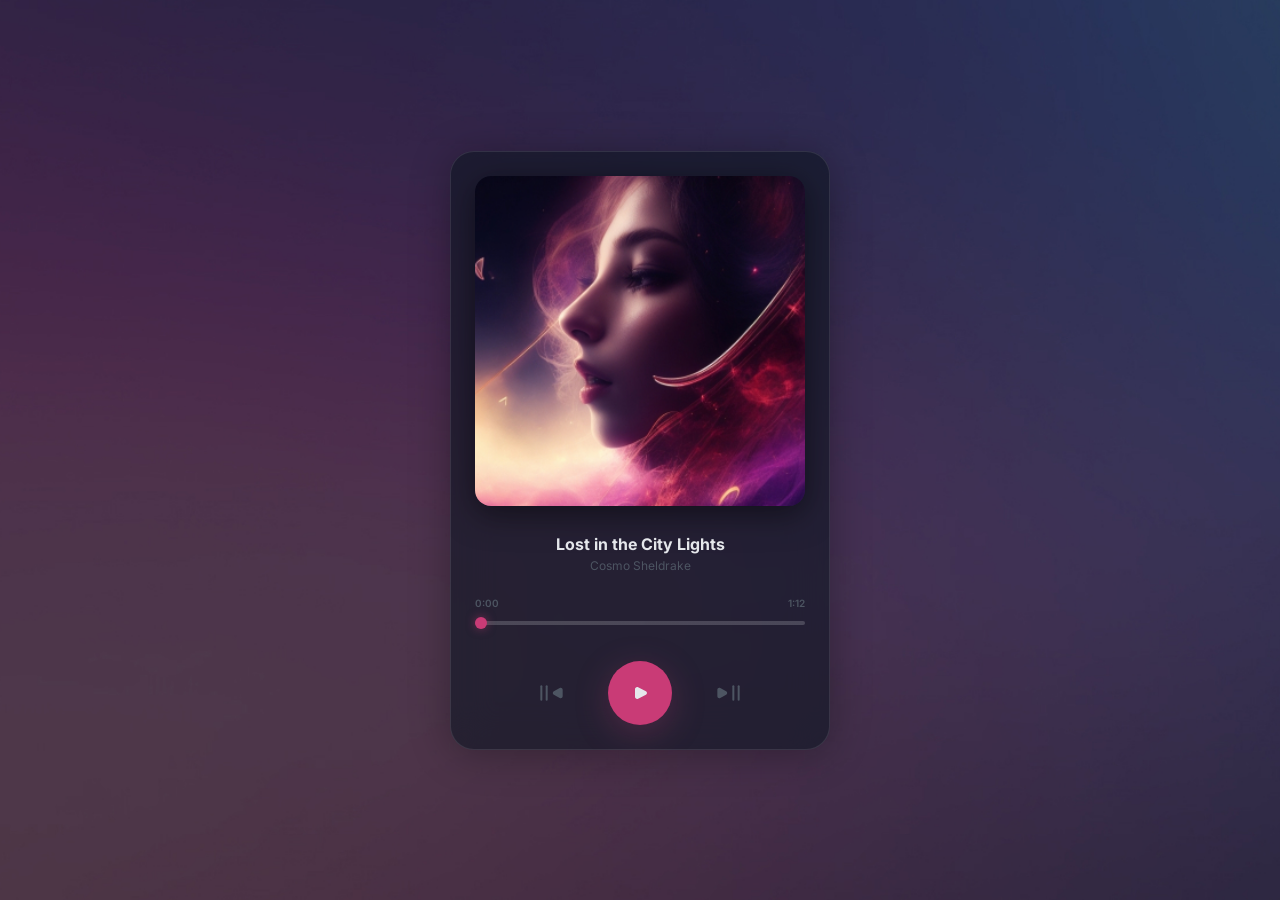
<file: index.html>
<!DOCTYPE html>
<html lang="en">
<head>
  <meta charset="UTF-8">
  <meta name="viewport" content="width=device-width, initial-scale=1.0">
  <meta name="description" content="Um player de música elegante e minimalista feito com Vanilla JS.">
  <link rel="shortcut icon" type="image/x-icon" href="./public/favicon.ico">
  <link rel="preconnect" href="https://fonts.googleapis.com">
  <link rel="preconnect" href="https://fonts.gstatic.com" crossorigin>
  <link href="https://fonts.googleapis.com/css2?family=Inter:wght@400;600;700&display=swap" rel="stylesheet">
  <link rel="stylesheet" href="./src/styles.css">
  <title>Music Player</title>
</head>
<body>
  <main class="player-container" id="player-container">
    <!-- Capa do Álbum -->
    <div class="cover-wrapper">
      <img id="cover-image" src="./src/assets/images/cover-1.jpg" alt="Capa do Álbum">
    </div>

    <!-- Informações da Música -->
    <div class="info-wrapper">
      <h1 id="song-title"></h1>
      <p id="song-artist"></p>
    </div>

    <!-- Barra de Progresso e Tempo -->
    <div class="progress-wrapper">
      <div class="time-info">
        <span id="current-time">0:00</span>
        <span id="duration">0:00</span>
      </div>

      <input type="range" id="progress-bar" min="0" max="100" value="0">
    </div>

    <!-- Controles do Player -->
    <div class="controls-wrapper">
      <button id="prev-btn" aria-label="Música Anterior">
        <img src="./src/assets/icons/previous.svg" alt="Música Anterior" />
      </button>
      <button id="play-btn" class="play-btn" aria-label="Tocar/Pausar">
        <img id="player-icon" src="./src/assets/icons/play.svg" alt="Tocar/Pausar">
      </button>
      <button id="next-btn" aria-label="Próxima Música">
        <img src="./src/assets/icons/next.svg" alt="Próxima Música">
      </button>
    </div>
  </main>
  <script src="./src/app.js"></script>
</body>
</html>
</file>
<file: src/styles.css>
* {
  margin: 0;
  padding: 0;
  box-sizing: border-box;
}

body {
  font-family: 'Inter', sans-serif;
  background-image: url('./assets/images/gradient-bg.jpg');
  background-size: cover;
  background-position: center;
  background-repeat: no-repeat;
  display: flex;
  justify-content: center;
  align-items: center;
  min-height: 100vh;
  color: #E5E7EB;
}

.player-container {
  background: #121826a6;
  backdrop-filter: blur(20px);
  -webkit-backdrop-filter: blur(20px);
  width: 100%;
  max-width: 380px;
  padding: 1.5rem;
  border-radius: 24px;
  box-shadow: 0 4px 40px rgba(0, 0, 0, 0.3);
  text-align: center;
  border: 1px solid rgba(255, 255, 255, 0.1);
}

.cover-wrapper {
  margin-bottom: 1.5rem;
}

#cover-image {
  width: 100%;
  border-radius: 16px;
  object-fit: cover;
  aspect-ratio: 1 / 1;
  box-shadow: 0 8px 32px rgba(0, 0, 0, 0.5);
}

.info-wrapper {
  margin-bottom: 1.5rem;
  text-align: center;
}

#song-title {
  font-size: 1rem; /* 16px */
  font-weight: 700;
  margin-bottom: 0.25rem;
  color: #E5E7EB;
}

#song-artist {
  font-size: 0.75rem; /* 12px */
  color: #4D5562;
  font-weight: 400;
}

.progress-wrapper {
  margin-bottom: 2rem;
}

.time-info {
  display: flex;
  justify-content: space-between;
  font-size: 0.625rem; /* 10px */
  color: #4D5562;
  margin-top: 0.5rem;
  font-weight: 600;
}

#progress-bar {
  width: 100%;
  height: 4px;
  -webkit-appearance: none;
  appearance: none;
  background: linear-gradient(to right, #C93B76 0%, #E5E7EB33 0%);
  border-radius: 2px;
  cursor: pointer;
  outline: none;
  transition: background 0.1s ease;
}

#progress-bar::-webkit-slider-runnable-track {
  width: 100%;
  height: 4px;
  background: transparent;
  border-radius: 2px;
}

#progress-bar::-webkit-slider-thumb {
  -webkit-appearance: none;
  height: 12px;
  width: 12px;
  border-radius: 50%;
  background: #C93B76;
  margin-top: -4px;
  box-shadow: 0 0 10px rgba(201, 59, 118, 0.5);
}

/* Para Firefox */
#progress-bar::-moz-range-thumb {
  height: 12px;
  width: 12px;
  border-radius: 50%;
  background: #C93B76;
  border: none;
  box-shadow: 0 0 10px rgba(201, 59, 118, 0.5);
}

.controls-wrapper {
  display: flex;
  justify-content: center;
  align-items: center;
  gap: 2rem;
}

.controls-wrapper button {
  background: none;
  border: none;
  cursor: pointer;
  display: flex;
  justify-content: center;
  align-items: center;
  padding: 0.5rem;
  transition: transform 0.2s ease, opacity 0.2s ease;
}

.controls-wrapper button img {
  width: 2rem; /* 32px conforme SVGs */
  height: 2rem;
}

.controls-wrapper button:hover {
  opacity: 0.8;
}

.controls-wrapper button:active {
  transform: scale(0.9);
}

.play-btn {
  background-color: #C93B76 !important;
  width: 4rem; /* 64px approx */
  height: 4rem;
  border-radius: 50%;
  filter: drop-shadow(0px 8px 16px rgba(201, 59, 118, 0.25));
  transition: background-color 0.2s ease, transform 0.2s ease !important;
}

.play-btn:hover {
  background-color: #B5356A !important;
  transform: scale(1.05);
}

.play-btn:active {
  transform: scale(0.95) !important;
}

.play-btn img {
  width: 2rem !important;
  height: 2rem !important;
}
</file>
